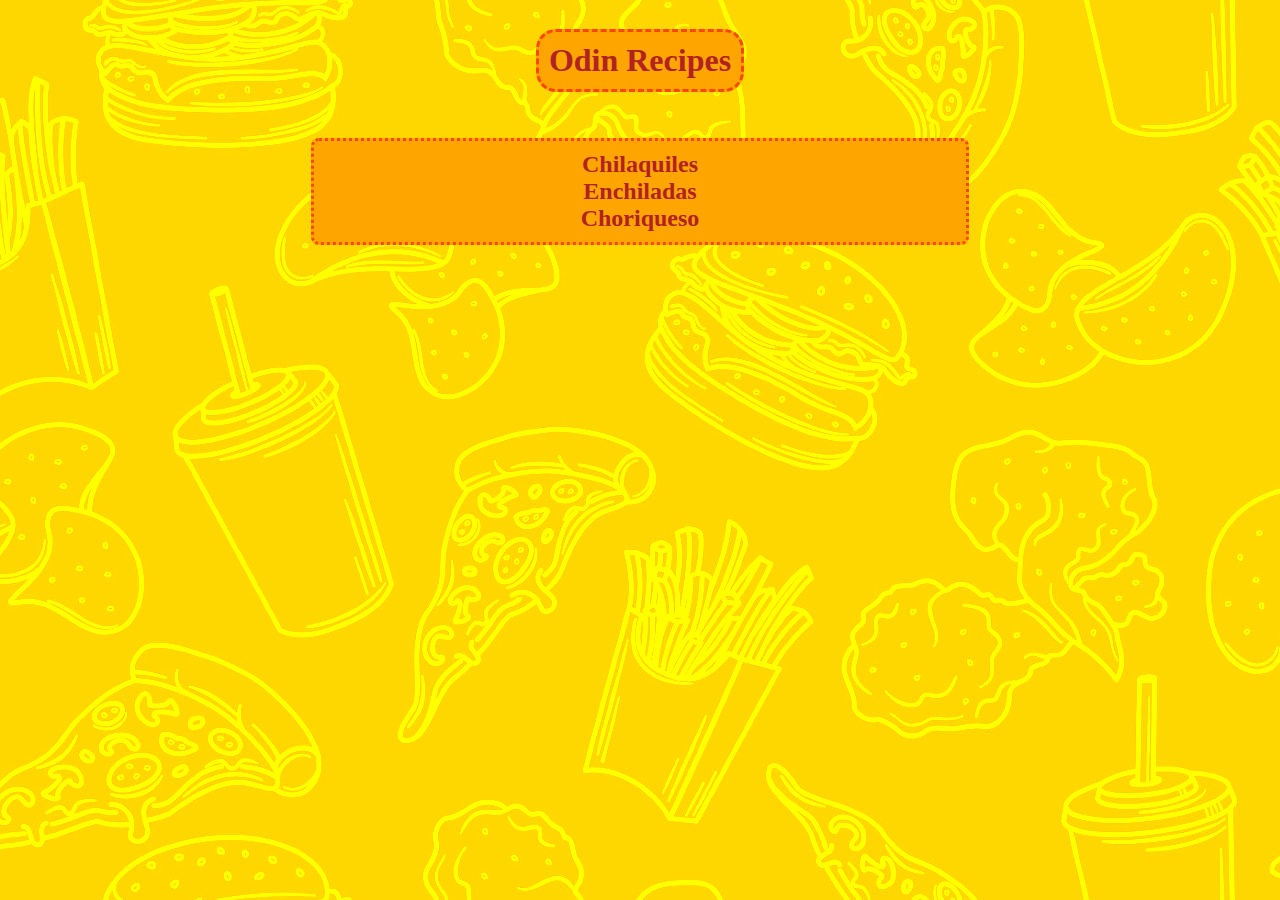
<file: index.html>
<!DOCTYPE html>
<html lang="en">
  <head>
    <meta charset="UTF-8" />

    <title>Odin Recipes</title>
    <link rel="stylesheet" href="styles/main.css">
  </head>
  <body>
    <h1>Odin Recipes</h1>

    <ul>
      <li><a href="./recipes/chilaquiles.html">Chilaquiles</a></li>
      <li><a href="./recipes/enchiladas.html">Enchiladas</a></li>
      <li><a href="./recipes/choriqueso.html">Choriqueso</a></li>
    </ul>

  </body>
</html>
</file>
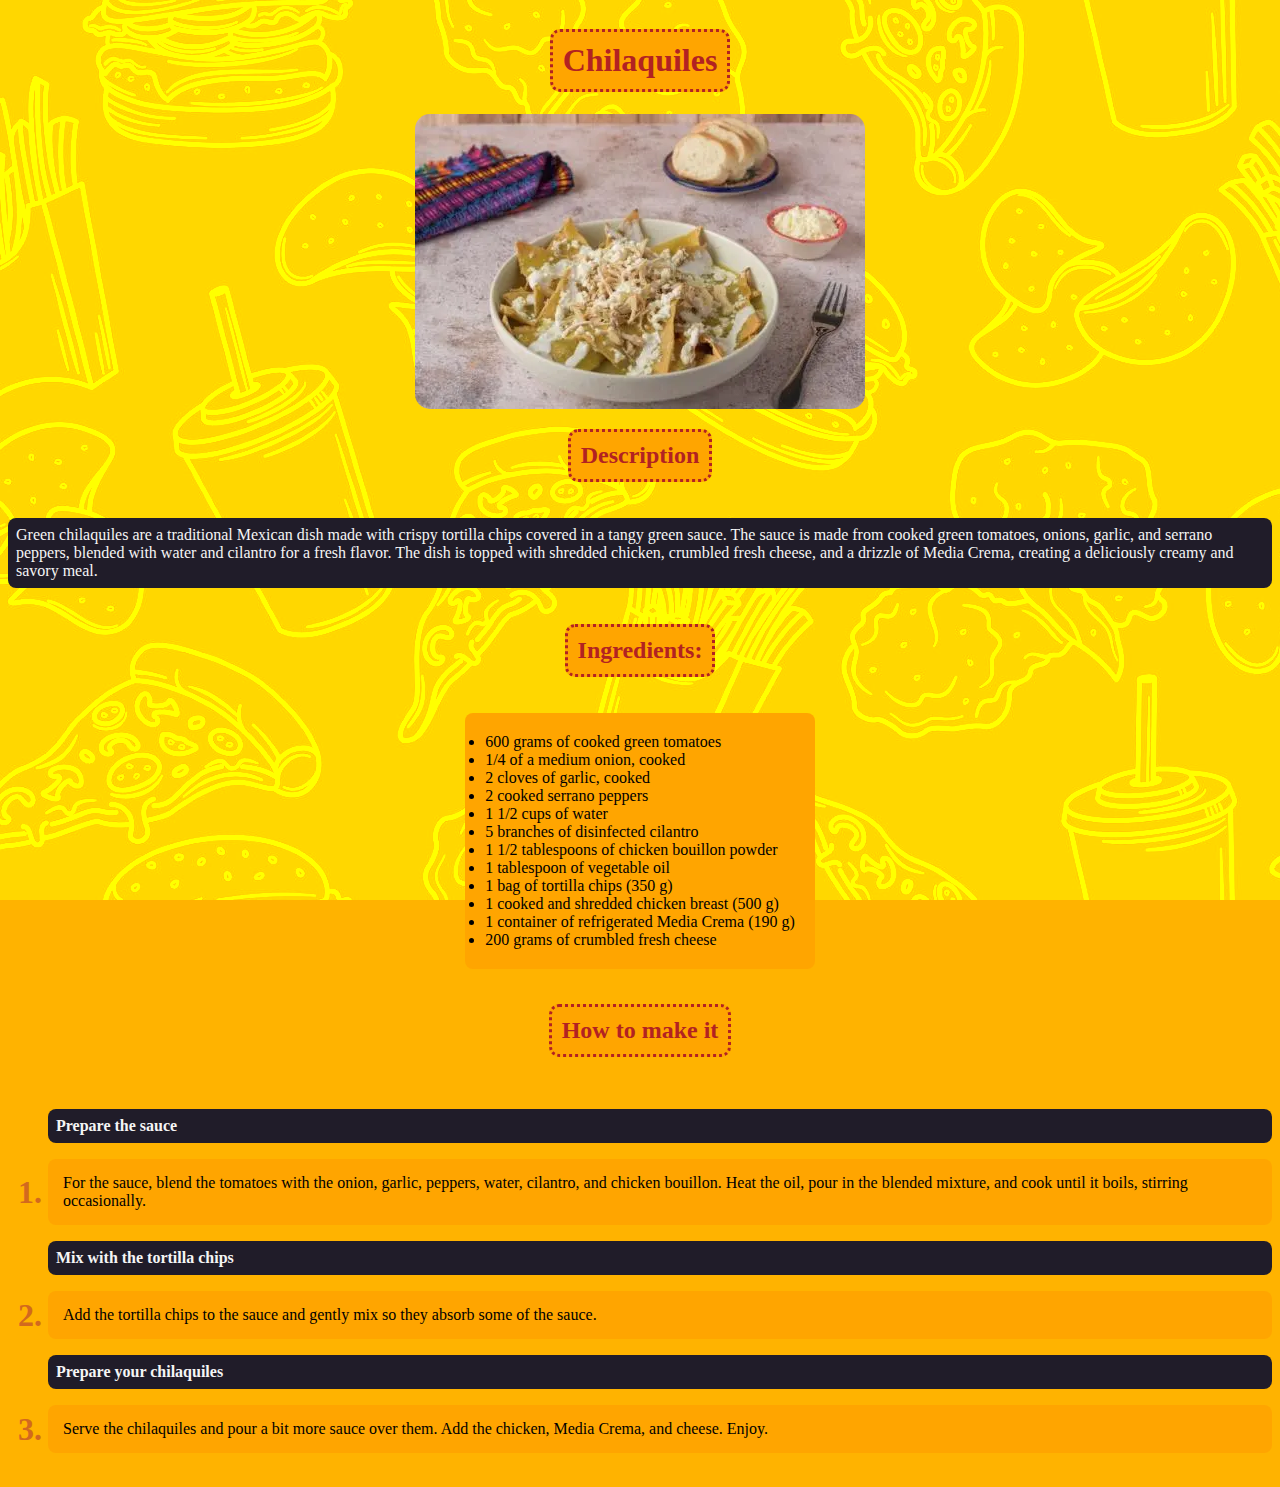
<file: recipes/chilaquiles.html>
<!DOCTYPE html>
<html lang="en">
  <head>
    <meta charset="UTF-8" />
    <title>Chilaquiles</title>
    <link rel="stylesheet" href="../styles/recipes.css">
  </head>
  <body>
    <h1>Chilaquiles</h1>
    <img
      src="../images/chilaquiles.png"
      alt="chilaquiles verdes"
      height="295"
      width="450"
    />
    <h2>Description</h2>
    <p>
      Green chilaquiles are a traditional Mexican dish made with crispy tortilla
      chips covered in a tangy green sauce. The sauce is made from cooked green
      tomatoes, onions, garlic, and serrano peppers, blended with water and
      cilantro for a fresh flavor. The dish is topped with shredded chicken,
      crumbled fresh cheese, and a drizzle of Media Crema, creating a
      deliciously creamy and savory meal.
    </p>
    <h2>Ingredients:</h2>
    <ul>
      <li>600 grams of cooked green tomatoes</li>
      <li>1/4 of a medium onion, cooked</li>
      <li>2 cloves of garlic, cooked</li>
      <li>2 cooked serrano peppers</li>
      <li>1 1/2 cups of water</li>
      <li>5 branches of disinfected cilantro</li>
      <li>1 1/2 tablespoons of chicken bouillon powder</li>
      <li>1 tablespoon of vegetable oil</li>
      <li>1 bag of tortilla chips (350 g)</li>
      <li>1 cooked and shredded chicken breast (500 g)</li>
      <li>1 container of refrigerated Media Crema (190 g)</li>
      <li>200 grams of crumbled fresh cheese</li>
    </ul>
    <h2>How to make it</h2>
    <ol>
      <p><strong>Prepare the sauce</strong></p>
      <li>
        For the sauce, blend the tomatoes with the onion, garlic, peppers,
        water, cilantro, and chicken bouillon. Heat the oil, pour in the blended
        mixture, and cook until it boils, stirring occasionally.
      </li>
      <p><strong>Mix with the tortilla chips</strong></p>
      <li>
        Add the tortilla chips to the sauce and gently mix so they absorb some
        of the sauce.
      </li>
      <p><strong>Prepare your chilaquiles</strong></p>
      <li>
        Serve the chilaquiles and pour a bit more sauce over them. Add the
        chicken, Media Crema, and cheese. Enjoy.
      </li>
    </ol>
  </body>
</html>
</file>
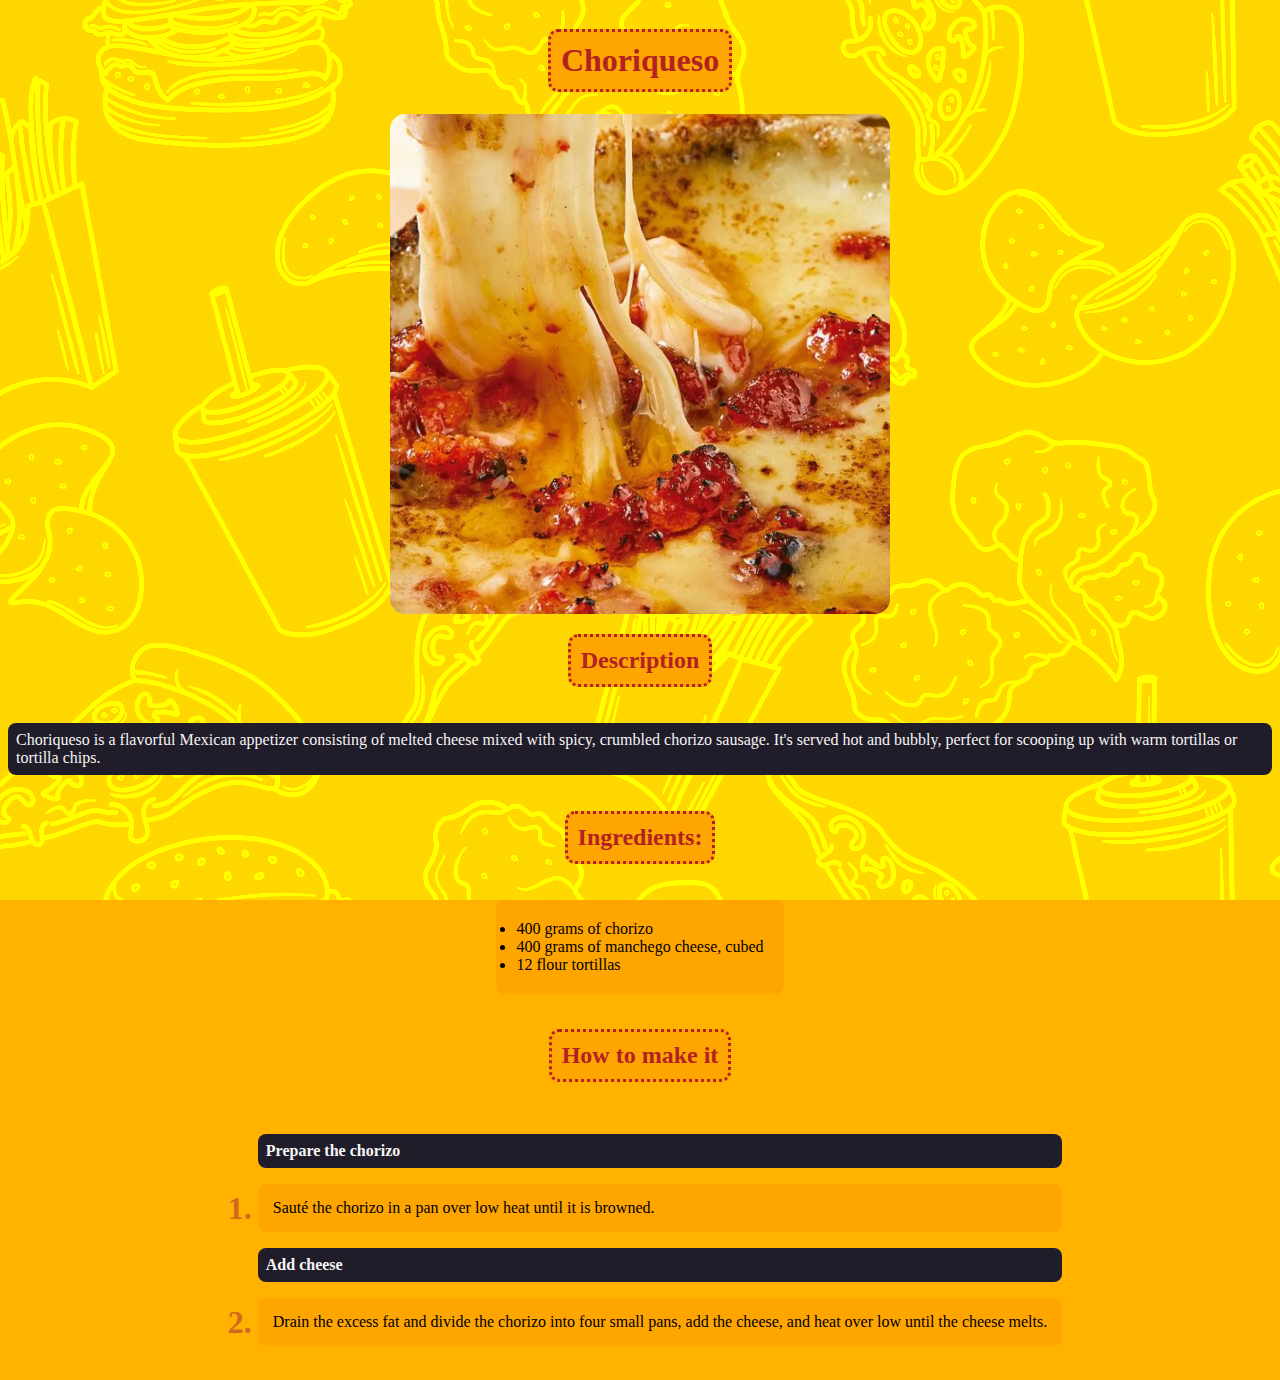
<file: recipes/choriqueso.html>
<!DOCTYPE html>
<html lang="en">
  <head>
    <meta charset="UTF-8" />
    <title>Choriqueso</title>
    <link rel="stylesheet" href="../styles/recipes.css">
  </head>
  <body>
    <h1>Choriqueso</h1>
    <img src="../images/choriqueso.png" alt="choriqueso" height="500" />
    <h2>Description</h2>
    <p>
      Choriqueso is a flavorful Mexican appetizer consisting of melted cheese
      mixed with spicy, crumbled chorizo sausage. It's served hot and bubbly,
      perfect for scooping up with warm tortillas or tortilla chips.
    </p>
    <h2>Ingredients:</h2>
    <ul>
      <li>400 grams of chorizo</li>
      <li>400 grams of manchego cheese, cubed</li>
      <li>12 flour tortillas</li>
    </ul>
    <h2>How to make it</h2>
    <ol>
      <p><strong>Prepare the chorizo</strong></p>
      <li>Sauté the chorizo in a pan over low heat until it is browned.</li>
      <p><strong>Add cheese</strong></p>
      <li>
        Drain the excess fat and divide the chorizo into four small pans, add
        the cheese, and heat over low until the cheese melts.
      </li>
    </ol>
  </body>
</html>
</file>
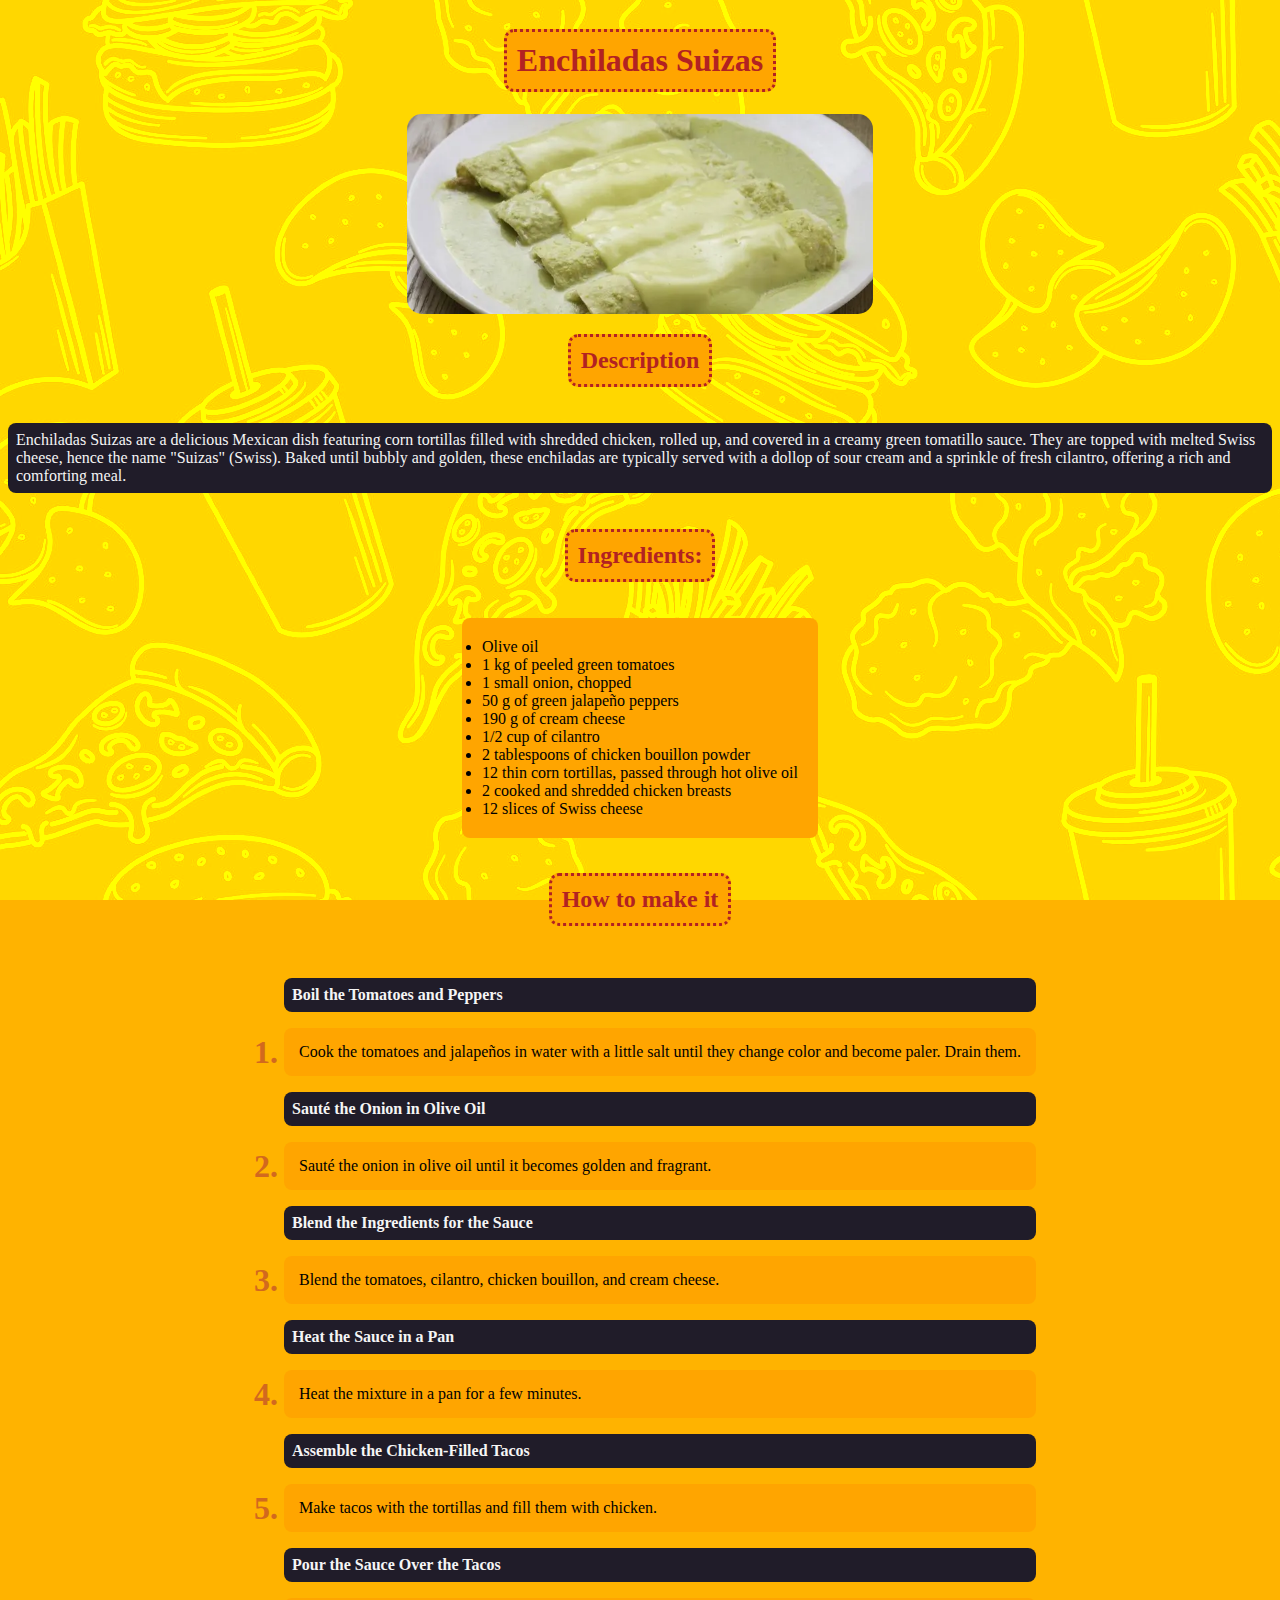
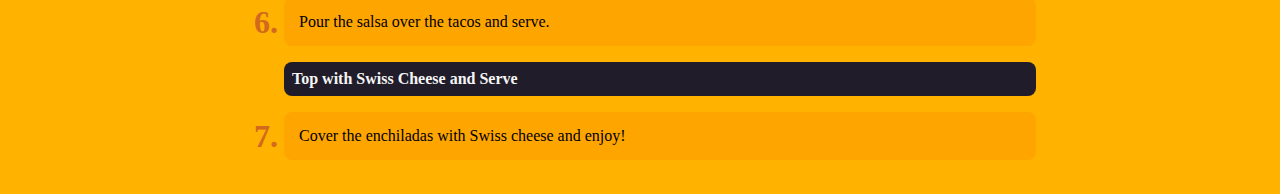
<file: recipes/enchiladas.html>
<!DOCTYPE html>
<html lang="en">
  <head>
    <meta charset="UTF-8" />
    <title>Enchiladas</title>
    <link rel="stylesheet" href="../styles/recipes.css">
  </head>
  <body>
    <h1>Enchiladas Suizas</h1>
    <img
      src="../images/enchiladas-suizas.png"
      alt="enchiladas-suizas"
      height="200"
    />
    <h2>Description</h2>
    <p>
      Enchiladas Suizas are a delicious Mexican dish featuring corn tortillas
      filled with shredded chicken, rolled up, and covered in a creamy green
      tomatillo sauce. They are topped with melted Swiss cheese, hence the name
      "Suizas" (Swiss). Baked until bubbly and golden, these enchiladas are
      typically served with a dollop of sour cream and a sprinkle of fresh
      cilantro, offering a rich and comforting meal.
    </p>
    <h2>Ingredients:</h2>
    <ul>
      <li>Olive oil</li>
      <li>1 kg of peeled green tomatoes</li>
      <li>1 small onion, chopped</li>
      <li>50 g of green jalapeño peppers</li>
      <li>190 g of cream cheese</li>
      <li>1/2 cup of cilantro</li>
      <li>2 tablespoons of chicken bouillon powder</li>
      <li>12 thin corn tortillas, passed through hot olive oil</li>
      <li>2 cooked and shredded chicken breasts</li>
      <li>12 slices of Swiss cheese</li>
    </ul>
    <h2>How to make it</h2>
    <ol>
      <p><strong>Boil the Tomatoes and Peppers</strong></p>
      <li>
        Cook the tomatoes and jalapeños in water with a little salt until they
        change color and become paler. Drain them.
      </li>
      <p><strong>Sauté the Onion in Olive Oil</strong></p>
      <li>
        Sauté the onion in olive oil until it becomes golden and fragrant.
      </li>

      <p><strong>Blend the Ingredients for the Sauce</strong></p>
      <li>Blend the tomatoes, cilantro, chicken bouillon, and cream cheese.</li>
      <p><strong>Heat the Sauce in a Pan</strong></p>
      <li>Heat the mixture in a pan for a few minutes.</li>
      <p><strong>Assemble the Chicken-Filled Tacos </strong></p>
      <li>Make tacos with the tortillas and fill them with chicken.</li>
      <p><strong>Pour the Sauce Over the Tacos </strong></p>
      <li>Pour the salsa over the tacos and serve.</li>
      <p><strong>Top with Swiss Cheese and Serve</strong></p>
      <li>Cover the enchiladas with Swiss cheese and enjoy!</li>
    </ol>
  </body>
</html>
</file>
<file: styles/main.css>
*{
    font-family: 'Times New Roman',Verdana ,monospace;
}


body{
    background-color: rgb(255, 179, 0);
    background-image: url(../images/fast-food.jpg) ;
    background-repeat: no-repeat ;
    background-size: cover;
    background-attachment: fixed ;
    background-blend-mode:color-dodge;
    display: flex;
    justify-content: center;
    align-items: center;
    flex-direction: column;
}

h1{
    color: firebrick ;
    text-align: center;
    background-color: orange;
    border: dashed orangered;
    border-radius: 20px;
    font-weight: bolder;
    padding:10px;
}

ul{
    width: 50%;
    text-align: center;
    list-style: none;
    background: orange;
    border:dotted orangered ;
    font-size: 24px;
    font-weight:bold;
    border-radius: 8px;
    padding: 10px; /* Espacio interno */
}

ul li a{
    color:firebrick;
    text-decoration: none;
}
</file>
<file: styles/recipes.css>
*{
    font-family: 'Times New Roman',Verdana ,monospace;
}


body{
    background-color: rgb(255, 179, 0);
    background-image: url(../images/fast-food.jpg) ;
    background-repeat: no-repeat ;
    background-size: cover;
    background-attachment: fixed ;
    background-blend-mode:color-dodge;
    display: flex;
    justify-content: center;
    align-items: center;
    flex-direction: column;
}

h1,h2{
    color: firebrick ;
    background-color: orange;
    border: dotted ;
    border-radius: 10px;
    padding:10px;

}

p{
    color: whitesmoke;
    background-color:#201c29;
    padding: 8px;
    border-radius: 8px;
}

ul{
   background-color:orange; 
   padding:20px;
   text-align: justify;
   border-radius: 8px;
}

ol li{
    background-color: orange;
    padding:15px;
    margin:auto;
    position: relative;
    margin: 10px 0;
    border-radius: 8px;
    list-style: none;
}

ol li::before {
    content: counter(item) ". "; /* Añade el índice */
    counter-increment: item; /* Incrementa el contador */
    position: absolute;
    left: -30px; /* Ajusta según sea necesario */
    top: 50%;
    transform: translateY(-50%);
    color: chocolate; /* Color del índice */
    font-weight: bold;
    font-size: 2em; /* Tamaño de fuente mayor para el índice */
}

ol {
    counter-reset: item; /* Resetea el contador en listas ordenadas */
}

img{
    border-radius: 15px;
    height: 100 px;
    width:auto;
}
</file>
